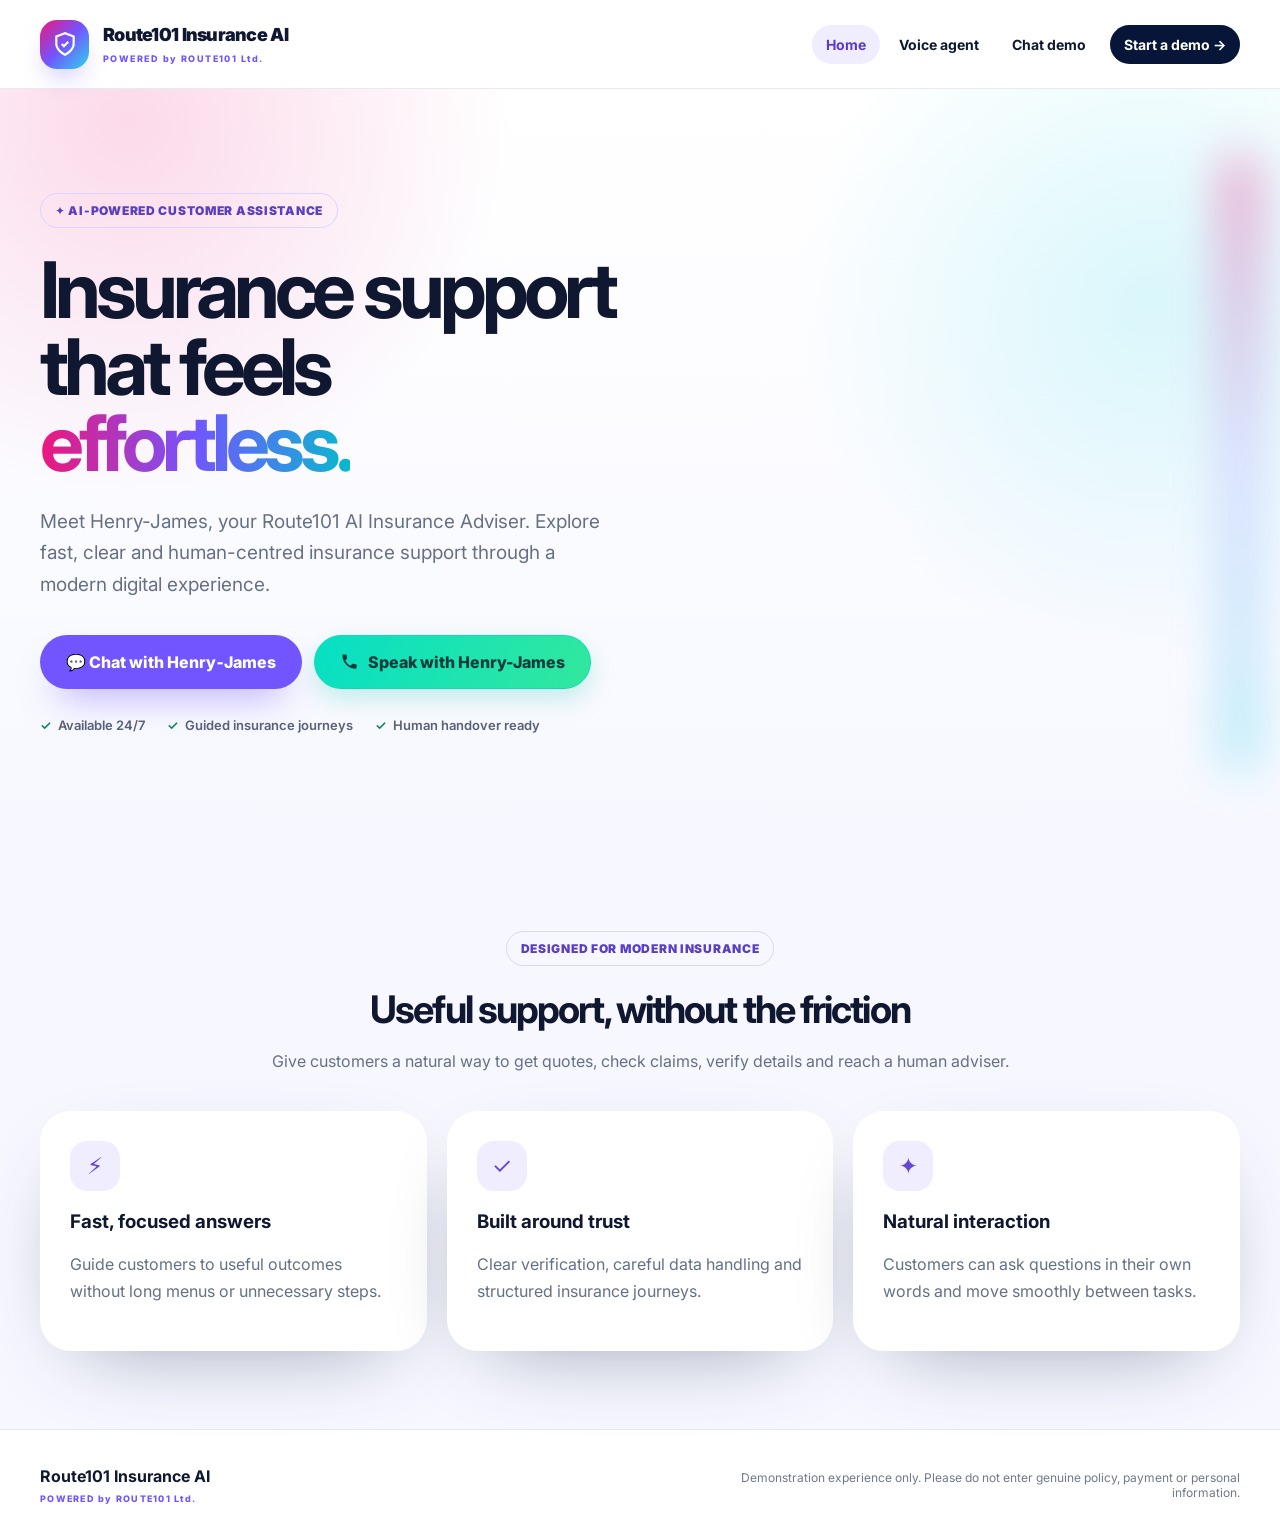
<file: index.html>
<!doctype html><html lang="en-GB"><head><meta charset="UTF-8"><meta name="viewport" content="width=device-width,initial-scale=1"><meta name="description" content="Explore Route101 Insurance AI with Henry-James."><meta name="theme-color" content="#071638"><title>Route101 Insurance AI | Meet Henry-James</title><link rel="stylesheet" href="styles.css"><style>
/* Home-page voice CTA only; retain the existing page and chat button. */
.hero-copy .actions .btn-voice-aqua{
 display:inline-flex;align-items:center;justify-content:center;gap:9px;
 flex-shrink:0;white-space:nowrap;
 background:linear-gradient(115deg,#06dfc5 0%,#32e89d 100%);
 color:#073b3c;border:1px solid #0ed9b8;
 box-shadow:0 10px 24px rgba(0,190,157,.22);
 transition:transform .18s ease,box-shadow .18s ease,filter .18s ease;
}
.hero-copy .actions .btn-voice-aqua svg{flex:0 0 19px;display:block}
.hero-copy .actions .btn-voice-aqua span{white-space:nowrap}
.hero-copy .actions .btn-voice-aqua:hover{
 transform:translateY(-2px);filter:brightness(1.04);
 box-shadow:0 14px 28px rgba(0,190,157,.30);
}
.hero-copy .actions .btn-voice-aqua:focus-visible{
 outline:3px solid #087c72;outline-offset:4px;
}
@media(prefers-reduced-motion:reduce){
 .hero-copy .actions .btn-voice-aqua{transition:none}
 .hero-copy .actions .btn-voice-aqua:hover{transform:none}
}
</style>
</head><body data-page="home"><header class="site-header"><div class="wrap nav"><a class="brand" href="index.html" aria-label="Route101 Insurance AI home"><span class="brand-mark"><svg viewBox="0 0 24 24" fill="none" stroke="currentColor" stroke-width="2"><path d="M12 22s8-4 8-10V5l-8-3-8 3v7c0 6 8 10 8 10z"/><path d="m9 12 2 2 4-4"/></svg></span><span class="brand-copy"><span class="brand-title">Route101 Insurance AI</span><span class="brand-subtitle">POWERED by ROUTE101 Ltd.</span></span></a><button class="menu" aria-label="Toggle navigation" aria-expanded="false">☰</button><nav class="nav-links"><a data-page="home" href="index.html">Home</a><a data-page="voice" href="voice.html">Voice agent</a><a data-page="chat" href="chat.html">Chat demo</a><a class="nav-cta" href="chat.html">Start a demo →</a></nav></div></header><main><section class="hero"><div class="wrap hero-grid"><div class="hero-copy"><span class="eyebrow">✦ AI-powered customer assistance</span><h1>Insurance support that feels <span class="gradient">effortless.</span></h1><p class="lead">Meet Henry‑James, your Route101 AI Insurance Adviser. Explore fast, clear and human-centred insurance support through a modern digital experience.</p><div class="actions"><a class="btn btn-primary" href="chat.html">💬 Chat with Henry‑James</a><a class="btn btn-voice-aqua" href="voice.html"><svg width="19" height="19" viewBox="0 0 24 24" fill="currentColor" aria-hidden="true" focusable="false"><path d="M6.62 10.79a15.05 15.05 0 0 0 6.59 6.59l2.2-2.2a1 1 0 0 1 1.02-.24c1.12.37 2.33.57 3.57.57a1 1 0 0 1 1 1V20a1 1 0 0 1-1 1C10.61 21 3 13.39 3 4a1 1 0 0 1 1-1h3.5a1 1 0 0 1 1 1c0 1.25.2 2.45.57 3.57a1 1 0 0 1-.25 1.02l-2.2 2.2Z"/></svg><span>Speak with Henry-James</span></a></div><div class="proof"><span>Available 24/7</span><span>Guided insurance journeys</span><span>Human handover ready</span></div></div><div class="portrait-wrap"><div class="portrait-glow"></div><article class="portrait-card"><img src="henry-james-avatar.png" alt="Henry-James digital insurance adviser avatar"><div class="wave" aria-hidden="true"><i></i><i></i><i></i><i></i><i></i><i></i><i></i></div><div class="agent-badge"><div><strong>Henry‑James</strong><small>AI Insurance Adviser</small></div><span class="online">Online</span></div></article></div></div></section><section class="feature-section"><div class="wrap"><div class="section-intro"><span class="section-label">Designed for modern insurance</span><h2>Useful support, without the friction</h2><p>Give customers a natural way to get quotes, check claims, verify details and reach a human adviser.</p></div><div class="features"><article class="feature"><span class="feature-icon">⚡</span><h3>Fast, focused answers</h3><p>Guide customers to useful outcomes without long menus or unnecessary steps.</p></article><article class="feature"><span class="feature-icon">✓</span><h3>Built around trust</h3><p>Clear verification, careful data handling and structured insurance journeys.</p></article><article class="feature"><span class="feature-icon">✦</span><h3>Natural interaction</h3><p>Customers can ask questions in their own words and move smoothly between tasks.</p></article></div></div></section></main><footer class="site-footer"><div class="wrap footer-inner"><div class="footer-brand"><strong>Route101 Insurance AI</strong><span>POWERED by ROUTE101 Ltd.</span></div><p>Demonstration experience only. Please do not enter genuine policy, payment or personal information.</p></div></footer><script src="app.js"></script></body></html>
</file>
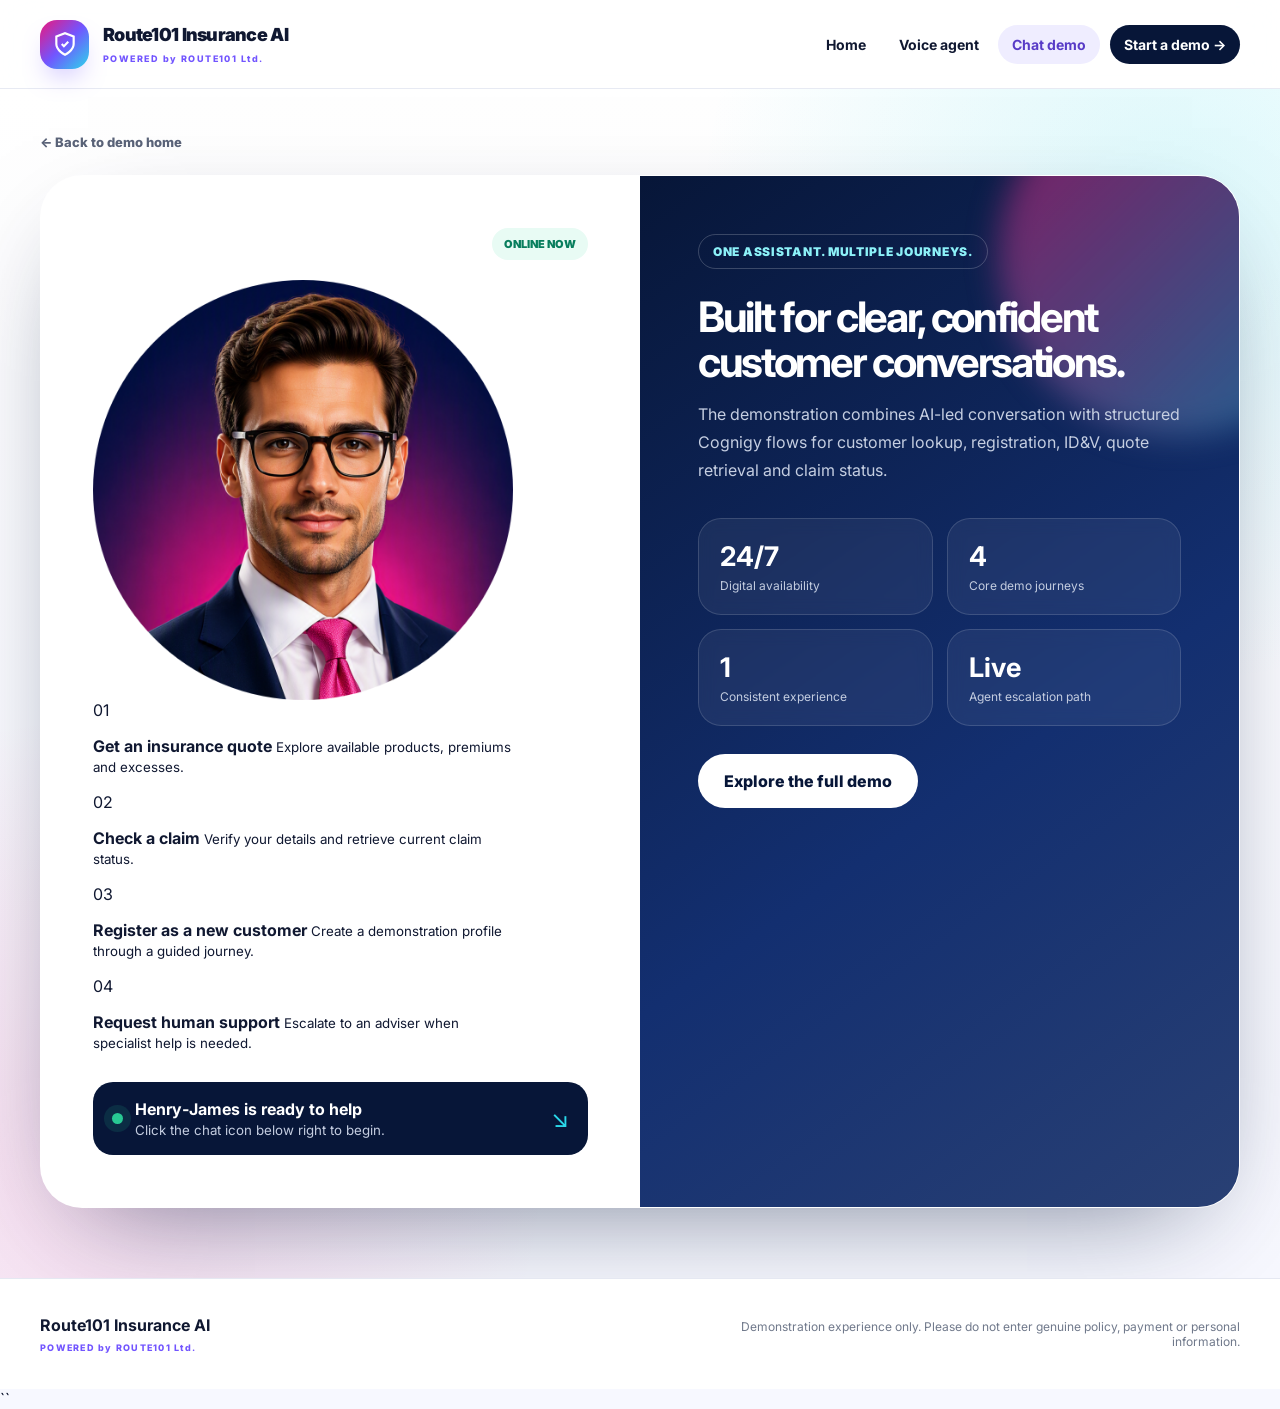
<file: chat.html>
<!doctype html><html lang="en-GB"><head><meta charset="UTF-8"><meta name="viewport" content="width=device-width,initial-scale=1"><meta name="description" content="Launch the Henry-James Route101 chat demonstration."><meta name="theme-color" content="#071638"><title>Chat with Henry-James | Route101 Insurance AI</title><link rel="stylesheet" href="styles.css"></head><body data-page="chat"><header class="site-header"><div class="wrap nav"><a class="brand" href="index.html" aria-label="Route101 Insurance AI home"><span class="brand-mark"><svg viewBox="0 0 24 24" fill="none" stroke="currentColor" stroke-width="2"><path d="M12 22s8-4 8-10V5l-8-3-8 3v7c0 6 8 10 8 10z"/><path d="m9 12 2 2 4-4"/></svg></span><span class="brand-copy"><span class="brand-title">Route101 Insurance AI</span><span class="brand-subtitle">POWERED by ROUTE101 Ltd.</span></span></a><button class="menu" aria-label="Toggle navigation" aria-expanded="false">☰</button><nav class="nav-links"><a data-page="home" href="index.html">Home</a><a data-page="voice" href="voice.html">Voice agent</a><a data-page="chat" href="chat.html">Chat demo</a><a class="nav-cta" href="chat.html">Start a demo →</a></nav></div></header><main class="experience-page"><section class="experience-hero"><div class="wrap"><a class="back" href="index.html">← Back to demo home</a><div class="experience-shell">

<section class="agent-profile">

    <div class="profile-top">
        <span class="availability">Online now</span>
    </div>

    <div style="margin:20px 0 30px;max-width:420px;">
        <img
            src="henry-james-avatar.png"
            alt="Henry-James"
            style="
                width:100%;
                border-radius:32px;
                display:block;
                boxcorner to start a live
        Cognigy-powered conversation.
    </p>

    <div class="journey-list">

        <div>
            <span>01</span>
            <p>
                <strong>Get an insurance quote</strong>
                <small>
                    Explore available products, premiums and excesses.
                </small>
            </p>
        </div>

        <div>
            <span>02</span>
            <p>
                <strong>Check a claim</strong>
                <small>
                    Verify your details and retrieve current claim status.
                </small>
            </p>
        </div>

        <div>
            <span>03</span>
            <p>
                <strong>Register as a new customer</strong>
                <small>
                    Create a demonstration profile through a guided journey.
                </small>
            </p>
        </div>

        <div>
            <span>04</span>
            <p>
                <strong>Request human support</strong>
                <small>
                    Escalate to an adviser when specialist help is needed.
                </small>
            </p>
        </div>

    </div>

    <div class="chat-callout">

        <span class="pulse-dot"></span>

        <div>
            <strong>
                Henry‑James is ready to help
            </strong>
            <small>
                Click the chat icon below right to begin.
            </small>
        </div>

        <span class="arrow">↘</span>

    </div>

</section>

<aside class="impact-panel"><div class="impact-orb"></div><span class="section-label light">One assistant. Multiple journeys.</span><h2>Built for clear, confident customer conversations.</h2><p>The demonstration combines AI-led conversation with structured Cognigy flows for customer lookup, registration, ID&amp;V, quote retrieval and claim status.</p><div class="metric-grid"><div><strong>24/7</strong><span>Digital availability</span></div><div><strong>4</strong><span>Core demo journeys</span></div><div><strong>1</strong><span>Consistent experience</span></div><div><strong>Live</strong><span>Agent escalation path</span></div></div><a class="btn btn-light" href="index.html">Explore the full demo</a></aside></div></div></section></main><footer class="site-footer"><div class="wrap footer-inner"><div class="footer-brand"><strong>Route101 Insurance AI</strong><span>POWERED by ROUTE101 Ltd.</span></div><p>Demonstration experience only. Please do not enter genuine policy, payment or personal information.</p></div></footer><script src="app.js"></script><script src="https://github.com/Cognigy/Webchat/releases/latest/download/webchat.js"></script>

<script>
initWebchat(
    "https://endpoint-trial.cognigy.ai/d0ca45b45881d486b3a1cfdcb9ce147b7a7c8342eded597cd177cf70575986ec"
);

setTimeout(() => {

    const style = document.createElement("style");

    style.innerHTML = `

    [data-cognigy-webchat-root] img{
        width:80px !important;
        height:80px !important;
        object-fit:cover !important;
    }

    [data-cognigy-webchat-root] button{
        width:120px !important;
        height:120px !important;
    }

    `;

    document.head.appendChild(style);

},3000);
</script>
``
</body></html>
</file>
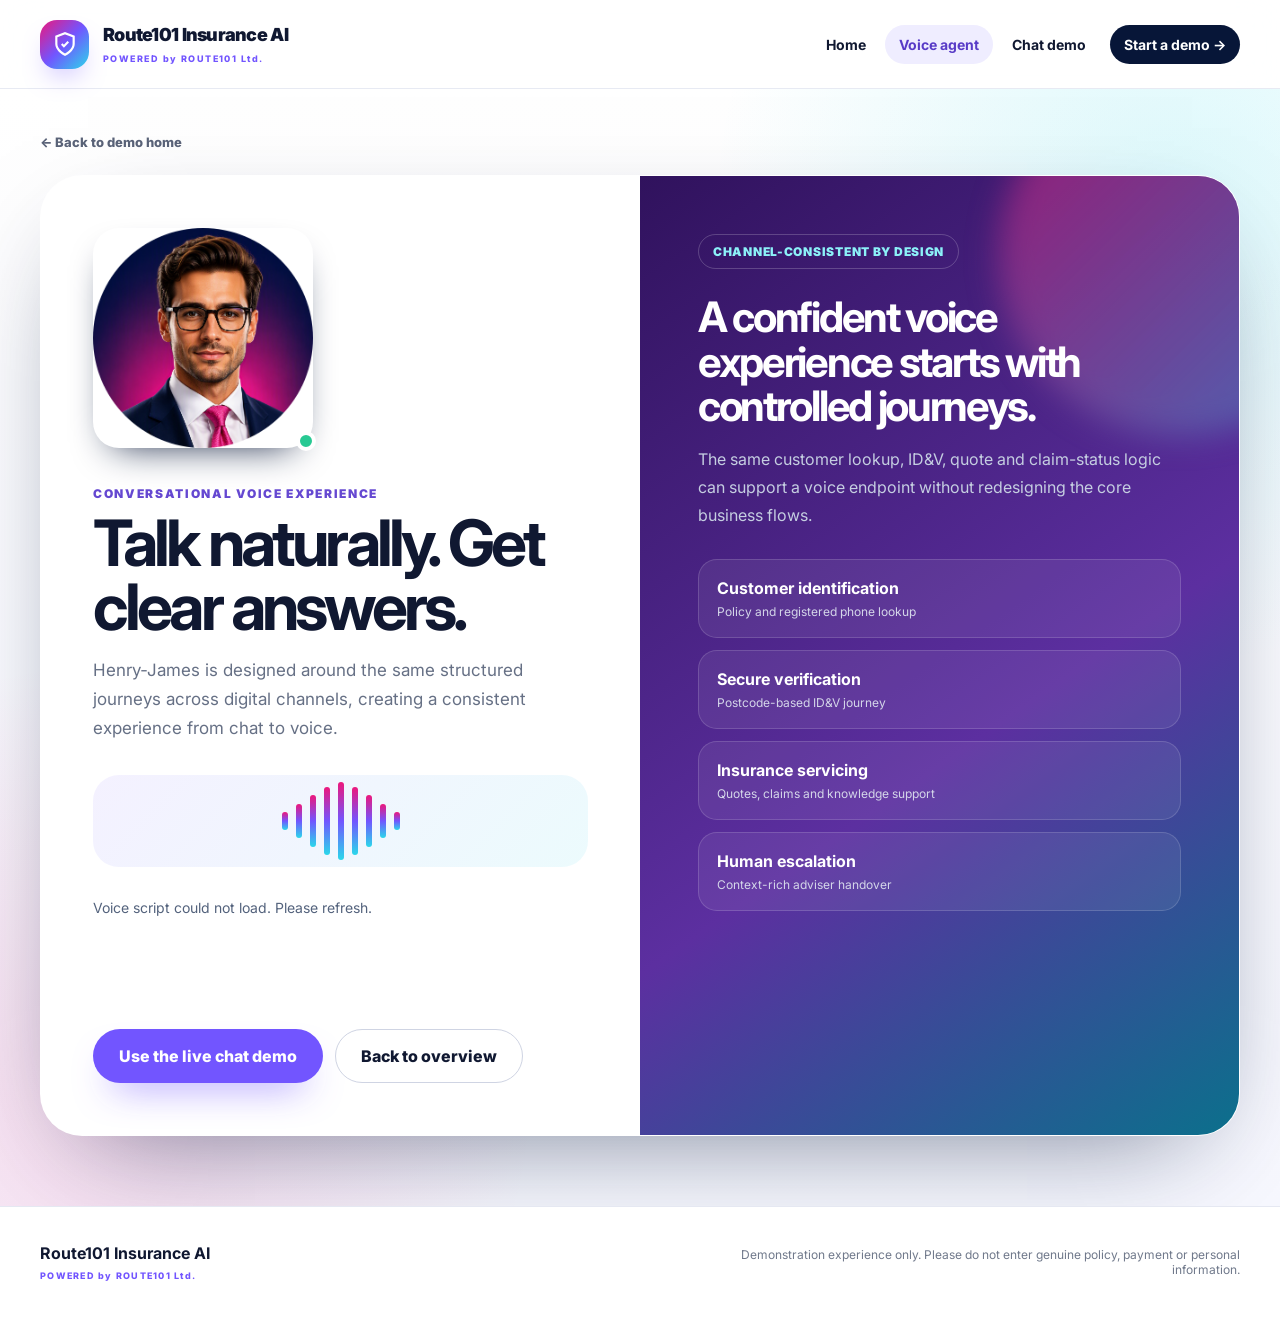
<file: voice.html>
<!doctype html><html lang="en-GB"><head><meta charset="UTF-8"><meta name="viewport" content="width=device-width,initial-scale=1"><meta name="description" content="Explore the Henry-James Route101 voice-agent experience."><meta name="theme-color" content="#071638"><title>Talk to Henry-James | Route101 Insurance AI</title><link rel="stylesheet" href="styles.css">
<style>
#voiceLaunchArea{margin:24px 0 20px;max-width:500px;min-height:96px}
#voiceLaunchArea .webrtc_widget_outer_wrapper{position:relative!important;inset:auto!important;width:100%!important;max-width:none!important;margin:0!important}
#voiceLaunchArea .r101-idle-row{display:grid!important;grid-template-columns:64px 48px minmax(0,1fr)!important;align-items:center!important;gap:16px!important;box-sizing:border-box!important;width:100%!important;min-height:96px!important;padding:14px 18px!important;border:1px solid #dfe8ed!important;border-radius:24px!important;background:linear-gradient(110deg,#fff,#f0fcfc)!important;box-shadow:0 12px 30px #07163812!important}
#voiceLaunchArea .r101-layout-path{display:contents!important}
#voiceLaunchArea .r101-avatar{grid-column:1!important;grid-row:1!important;position:relative!important;inset:auto!important;margin:0!important;width:64px!important;height:64px!important;min-width:64px!important;border-radius:50%!important;background:url('henry-james-avatar.png') center/cover no-repeat!important;box-shadow:0 0 0 3px #c5f4ee!important;overflow:hidden!important;font-size:0!important;color:transparent!important}
#voiceLaunchArea .r101-avatar>*{visibility:hidden!important}
#voiceLaunchArea .r101-phone{grid-column:2!important;grid-row:1!important;position:relative!important;inset:auto!important;margin:0!important;transform:none!important;width:48px!important;height:48px!important;min-width:48px!important;padding:0!important;border:3px solid white!important;border-radius:50%!important;background:linear-gradient(135deg,#00d4bf,#25e59c)!important;color:#063b40!important;box-shadow:0 5px 16px #00c5a83d!important;justify-self:center!important}
#voiceLaunchArea .r101-phone:hover{filter:brightness(1.06)}
#voiceLaunchArea .r101-name{grid-column:3!important;grid-row:1!important;position:relative!important;inset:auto!important;margin:0!important;padding:0!important;color:#101d3e!important;font-size:17px!important;font-weight:750!important;line-height:1.3!important;background:none!important;box-shadow:none!important;border:0!important;min-height:0!important}
#voiceLaunchArea .r101-idle-row .webrtc_widget_tagline{display:none!important}
.voice-load-note{font-size:14px;color:#53627c}
@media(max-width:420px){#voiceLaunchArea .r101-idle-row{grid-template-columns:52px 44px minmax(0,1fr)!important;gap:10px!important;padding:12px!important}#voiceLaunchArea .r101-avatar{width:52px!important;height:52px!important;min-width:52px!important}#voiceLaunchArea .r101-name{font-size:15px!important}}
</style>
<style>body[data-page="voice"] .availability.voice-badge{display:none!important}body[data-page="voice"] .profile-top{justify-content:flex-start!important;background:transparent!important}#voiceLaunchArea .webrtc_widget_powered_by{display:none!important}</style>
<style id="r101-active-call-controls">
/* Presentation only: retain the widget's original buttons and call handlers. */
#voiceLaunchArea .webrtc_widget_call_controls_container,
#voiceLaunchArea .webrtc_widget_call_actions{
 display:flex!important;flex-direction:row!important;align-items:center!important;
 justify-content:flex-start!important;gap:14px!important;flex-wrap:wrap!important;
 margin-top:16px!important;margin-bottom:12px!important;
}
#voiceLaunchArea .webrtc_widget_mute_button,
#voiceLaunchArea .webrtc_widget_end_call_button{
 display:inline-flex!important;align-items:center!important;justify-content:center!important;
 position:relative!important;inset:auto!important;
 width:56px!important;height:56px!important;min-width:56px!important;min-height:56px!important;
 flex:0 0 56px!important;box-sizing:border-box!important;
 padding:0!important;margin:0!important;border:2px solid #fff!important;
 border-radius:50%!important;cursor:pointer!important;
 transition:transform .18s ease,box-shadow .18s ease,filter .18s ease!important;
}
#voiceLaunchArea .webrtc_widget_mute_button{
 background:linear-gradient(135deg,#16e2cd,#20d6ed)!important;
 color:#073b49!important;box-shadow:0 7px 18px #09cdbb40!important;
}
#voiceLaunchArea .webrtc_widget_end_call_button{
 background:linear-gradient(135deg,#ff4f70,#e62545)!important;
 color:#fff!important;box-shadow:0 7px 18px #e6254540!important;
}
#voiceLaunchArea .webrtc_widget_mute_button svg,
#voiceLaunchArea .webrtc_widget_end_call_button svg{
 width:25px!important;height:25px!important;fill:currentColor!important;flex-shrink:0!important;
}
#voiceLaunchArea .webrtc_widget_mute_button:hover,
#voiceLaunchArea .webrtc_widget_end_call_button:hover{
 transform:translateY(-2px)!important;filter:brightness(1.07)!important;
}
#voiceLaunchArea .webrtc_widget_mute_button:focus-visible,
#voiceLaunchArea .webrtc_widget_end_call_button:focus-visible{
 outline:3px solid #704cff!important;outline-offset:4px!important;
}
#voiceLaunchArea .webrtc_widget_mute_button:disabled,
#voiceLaunchArea .webrtc_widget_end_call_button:disabled{
 opacity:.5!important;cursor:not-allowed!important;transform:none!important;
}
#voiceLaunchArea .webrtc_widget_call_duration{
 display:inline-block!important;margin-left:12px!important;
 padding:5px 10px!important;border-radius:20px!important;
 background:#f0edff!important;color:#503a98!important;
 font-size:14px!important;font-weight:650!important;font-variant-numeric:tabular-nums!important;
}
@media(prefers-reduced-motion:reduce){
 #voiceLaunchArea .webrtc_widget_mute_button,
 #voiceLaunchArea .webrtc_widget_end_call_button{transition:none!important}
 #voiceLaunchArea .webrtc_widget_mute_button:hover,
 #voiceLaunchArea .webrtc_widget_end_call_button:hover{transform:none!important}
}
</style>
</head><body data-page="voice"><header class="site-header"><div class="wrap nav"><a class="brand" href="index.html" aria-label="Route101 Insurance AI home"><span class="brand-mark"><svg viewBox="0 0 24 24" fill="none" stroke="currentColor" stroke-width="2"><path d="M12 22s8-4 8-10V5l-8-3-8 3v7c0 6 8 10 8 10z"/><path d="m9 12 2 2 4-4"/></svg></span><span class="brand-copy"><span class="brand-title">Route101 Insurance AI</span><span class="brand-subtitle">POWERED by ROUTE101 Ltd.</span></span></a><button class="menu" aria-label="Toggle navigation" aria-expanded="false">☰</button><nav class="nav-links"><a data-page="home" href="index.html">Home</a><a data-page="voice" href="voice.html">Voice agent</a><a data-page="chat" href="chat.html">Chat demo</a><a class="nav-cta" href="chat.html">Start a demo →</a></nav></div></header><main class="experience-page"><section class="experience-hero voice-theme"><div class="wrap"><a class="back" href="index.html">← Back to demo home</a><div class="experience-shell"><section class="agent-profile"><div class="profile-top"><div class="mini-person"><img src="henry-james-avatar.png" alt="Henry-James avatar"><span class="status"></span></div></div><div class="kicker">Conversational voice experience</div><h1>Talk naturally. Get clear answers.</h1><p>Henry‑James is designed around the same structured journeys across digital channels, creating a consistent experience from chat to voice.</p><div class="voice-visual" aria-hidden="true"><span></span><span></span><span></span><span></span><span></span><span></span><span></span><span></span><span></span></div><div id="voiceLaunchArea"><p id="voiceLoadNote" class="voice-load-note" role="status">Loading voice control...</p></div><div class="actions"><a class="btn btn-primary" href="chat.html">Use the live chat demo</a><a class="btn btn-secondary" href="index.html">Back to overview</a></div></section><aside class="impact-panel voice-panel"><div class="impact-orb"></div><span class="section-label light">Channel-consistent by design</span><h2>A confident voice experience starts with controlled journeys.</h2><p>The same customer lookup, ID&amp;V, quote and claim-status logic can support a voice endpoint without redesigning the core business flows.</p><div class="scenario-stack"><div><b>Customer identification</b><span>Policy and registered phone lookup</span></div><div><b>Secure verification</b><span>Postcode-based ID&amp;V journey</span></div><div><b>Insurance servicing</b><span>Quotes, claims and knowledge support</span></div><div><b>Human escalation</b><span>Context-rich adviser handover</span></div></div></aside></div></div></section></main><footer class="site-footer"><div class="wrap footer-inner"><div class="footer-brand"><strong>Route101 Insurance AI</strong><span>POWERED by ROUTE101 Ltd.</span></div><p>Demonstration experience only. Please do not enter genuine policy, payment or personal information.</p></div></footer><script src="app.js"></script>
<script src="https://github.com/Cognigy/click-to-call-widget/releases/latest/download/webRTCWidget.js"></script>
<script>
window.addEventListener('load',function(){
 const area=document.getElementById('voiceLaunchArea');
 const note=document.getElementById('voiceLoadNote');
 let scheduled=false;
 function layout(){
  const widget=document.querySelector('.webrtc_widget_outer_wrapper');
  if(!widget)return;
  if(!area.contains(widget))area.appendChild(widget);
  note.hidden=true;
  const phone=widget.querySelector('.webrtc_widget_content_call_button, .webrtc_widget_call_button');
  const name=widget.querySelector('.webrtc_widget_agent_name');
  const avatar=widget.querySelector('.webrtc_widget_avatar, .webrtc_widget_avatar_default');
  if(!phone||!name||!avatar)return;
  // Lay out the existing controls without replacing or cloning their event handlers.
  let root=avatar.parentElement;
  while(root&&(!root.contains(phone)||!root.contains(name)))root=root.parentElement;
  if(!root||root===area||!widget.contains(root))return;
  function add(el,cls){if(!el.classList.contains(cls))el.classList.add(cls);}
  add(root,'r101-idle-row');add(avatar,'r101-avatar');add(phone,'r101-phone');add(name,'r101-name');
  [avatar,phone,name].forEach(function(el){let parent=el.parentElement;while(parent&&parent!==root){add(parent,'r101-layout-path');parent=parent.parentElement;}});
 }
 const observer=new MutationObserver(function(){if(!scheduled){scheduled=true;requestAnimationFrame(function(){scheduled=false;layout();});}});
 observer.observe(document.body,{childList:true,subtree:true});
 if(typeof window.initWebRTCWidget!=='function'){note.textContent='Voice script could not load. Please refresh.';return;}
 try{
  Promise.resolve(window.initWebRTCWidget('https://endpoint-trial.cognigy.ai/f335f5191395b6067dc946f94f044b9d45d1b183bc4b63352115ec0895220072')).then(layout).catch(function(e){note.hidden=false;note.textContent='Voice control could not initialise. Please refresh.';console.error(e);});
 }catch(e){note.textContent='Voice control could not initialise.';console.error(e);}
 setTimeout(function(){if(!area.querySelector('.webrtc_widget_outer_wrapper'))note.textContent='Voice control has not appeared. Please check that Click To Call is enabled.';},15000);
});
</script>
</body></html>
</file>
<file: styles.css>
@import url('https://fonts.googleapis.com/css2?family=Inter:wght@400;500;600;700;800;900&display=swap');
:root{--navy:#071638;--navy2:#0d2458;--pink:#ed177b;--violet:#7255ff;--cyan:#2ad8ea;--paper:#f7f8ff;--ink:#101831;--muted:#667085;--green:#28c993;--line:#e5e8f2;--shadow:0 28px 90px -42px rgba(7,22,56,.48)}*{box-sizing:border-box}html{scroll-behavior:smooth}body{margin:0;background:var(--paper);color:var(--ink);font-family:Inter,system-ui,sans-serif}a{text-decoration:none;color:inherit}.wrap{width:min(1200px,calc(100% - 40px));margin:auto}.site-header{position:sticky;top:0;z-index:50;background:rgba(255,255,255,.9);border-bottom:1px solid rgba(229,232,242,.9);backdrop-filter:blur(18px)}.nav{min-height:88px;display:flex;align-items:center;justify-content:space-between;gap:22px}.brand{display:flex;align-items:center;gap:14px}.brand-mark{width:49px;height:49px;display:grid;place-items:center;border-radius:17px;color:#fff;background:linear-gradient(135deg,var(--pink),var(--violet),var(--cyan));box-shadow:0 14px 30px -15px var(--violet)}.brand-mark svg{width:26px}.brand-copy{display:flex;flex-direction:column}.brand-title{font-size:18px;font-weight:900;letter-spacing:-.04em}.brand-subtitle{margin-top:8px;font-size:9px;font-weight:800;letter-spacing:.16em;color:var(--violet)}.nav-links{display:flex;align-items:center;gap:5px}.nav-links a{padding:11px 14px;border-radius:999px;font-size:14px;font-weight:700}.nav-links a:hover,.nav-links a.active{background:#efedff;color:#583bc7}.nav-links .nav-cta{margin-left:5px;background:var(--navy);color:#fff}.menu{display:none;border:0;background:none;font-size:25px}.hero{padding:84px 0 100px;background:radial-gradient(circle at 10% 4%,rgba(237,23,123,.16),transparent 28%),radial-gradient(circle at 90% 28%,rgba(42,216,234,.17),transparent 28%),linear-gradient(180deg,#fff,var(--paper))}.hero-grid{display:grid;grid-template-columns:1.04fr .96fr;gap:72px;align-items:center}.eyebrow,.section-label{display:inline-flex;padding:9px 14px;border:1px solid #ddd4ff;border-radius:999px;color:#5b3fc2;font-size:12px;font-weight:900;letter-spacing:.06em;text-transform:uppercase}.hero h1{margin:24px 0;font-size:clamp(49px,6.1vw,78px);line-height:.98;letter-spacing:-.065em}.gradient{background:linear-gradient(90deg,var(--pink),var(--violet),#08b9ce);-webkit-background-clip:text;background-clip:text;color:transparent}.lead{max-width:620px;color:var(--muted);font-size:19px;line-height:1.67}.actions{display:flex;flex-wrap:wrap;gap:12px;margin-top:34px}.btn{display:inline-flex;align-items:center;justify-content:center;min-height:54px;padding:0 25px;border:1px solid transparent;border-radius:999px;font-weight:800;transition:.2s}.btn:hover{transform:translateY(-2px)}.btn-primary{background:var(--violet);color:#fff;box-shadow:0 19px 38px -19px rgba(114,85,255,.9)}.btn-secondary{border-color:#cfd4e3;background:#fff}.btn-light{margin-top:28px;background:#fff;color:var(--navy)}.proof{display:flex;flex-wrap:wrap;gap:22px;margin-top:28px;color:#566076;font-size:13px;font-weight:600}.proof span:before{content:'✓';margin-right:7px;color:#05865f}.portrait-wrap{position:relative;max-width:485px;margin-left:auto}.portrait-glow{position:absolute;inset:-18px;border-radius:44px;background:linear-gradient(145deg,rgba(237,23,123,.44),rgba(114,85,255,.2),rgba(42,216,234,.4));filter:blur(24px)}.portrait-card{position:relative;overflow:hidden;min-height:580px;border-radius:40px;background:var(--navy);box-shadow:var(--shadow)}.portrait-card img{position:absolute;width:100%;height:100%;object-fit:cover}.portrait-card:after{content:'';position:absolute;inset:0;background:linear-gradient(180deg,transparent 48%,rgba(3,9,30,.94))}.agent-badge{position:absolute;z-index:2;left:25px;right:25px;bottom:24px;display:flex;justify-content:space-between;padding:18px;border-radius:24px;background:rgba(7,22,56,.75);color:#fff}.agent-badge small{display:block;color:#c5cee3}.online{color:#a8f4db}.wave{position:absolute;z-index:2;left:26px;top:25px;display:flex;gap:4px;align-items:center;height:42px;padding:0 12px;border-radius:999px;background:rgba(7,22,56,.65)}.wave i{width:3px;height:22px;border-radius:8px;background:linear-gradient(var(--pink),var(--cyan));animation:wave 1.1s ease-in-out infinite}.wave i:nth-child(2n){height:32px;animation-delay:.15s}@keyframes wave{50%{transform:scaleY(.4)}}.feature-section{padding:78px 0}.section-intro{text-align:center;max-width:760px;margin:0 auto 36px}.section-intro h2{margin:20px 0 10px;font-size:38px;letter-spacing:-.05em}.section-intro p,.feature p{color:var(--muted);line-height:1.68}.features{display:grid;grid-template-columns:repeat(3,1fr);gap:20px}.feature{padding:30px;border-radius:31px;background:#fff;box-shadow:var(--shadow)}.feature-icon{display:grid;place-items:center;width:50px;height:50px;border-radius:17px;background:#efedff;color:#6548d1;font-size:23px}.site-footer{padding:28px 0;border-top:1px solid var(--line);background:#fff}.footer-inner{display:flex;justify-content:space-between;align-items:center;gap:24px}.footer-brand{display:flex;flex-direction:column}.footer-brand span{margin-top:7px;color:var(--violet);font-size:9px;font-weight:800;letter-spacing:.14em}.footer-inner p{max-width:520px;color:#70798b;font-size:12px;text-align:right}.experience-page{min-height:calc(100vh - 160px);background:radial-gradient(circle at 8% 90%,rgba(237,23,123,.13),transparent 28%),radial-gradient(circle at 92% 10%,rgba(42,216,234,.16),transparent 30%),linear-gradient(180deg,#fff,var(--paper))}.experience-hero{padding:42px 0 70px}.back{display:inline-block;margin-bottom:25px;color:#596277;font-size:13px;font-weight:800}.experience-shell{display:grid;grid-template-columns:1fr 1fr;overflow:hidden;min-height:650px;border:1px solid rgba(255,255,255,.9);border-radius:42px;background:#fff;box-shadow:0 38px 110px -48px rgba(7,22,56,.6)}.agent-profile{padding:52px}.profile-top{
display:flex;
justify-content:flex-end;
margin-bottom:20px;
}.mini-person{position:relative}.mini-person img{
    width:220px;
    height:220px; object-fit:cover;border-radius:26px;box-shadow:0 16px 38px -20px #071638}.status{position:absolute;right:-3px;bottom:1px;width:20px;height:20px;border:4px solid #fff;border-radius:50%;background:var(--green)}.availability{padding:9px 12px;border-radius:999px;background:#e8fbf4;color:#087e5d;font-size:11px;font-weight:900;text-transform:uppercase}.voice-badge{background:#efedff;color:#5b3fc2}.kicker{margin:34px 0 10px;color:#6548d1;font-size:12px;font-weight:900;letter-spacing:.14em;text-transform:uppercase}.agent-profile h1{max-width:560px;margin:0 0 15px;font-size:clamp(42px,5vw,64px);line-height:1;letter-spacing:-.06em}.agent-profile>p{max-width:620px;color:var(--muted);font-size:17px;line-height:1.7}.journey-list{display:grid;gap:10px;margin-top:28px}.journey-list>div{display:flex;align-items:center;gap:14px;padding:14px 16px;border:1px solid var(--line);border-radius:18px;background:#fbfbfe}.journey-list>div>span{display:grid;place-items:center;flex:0 0 38px;height:38px;border-radius:13px;background:#efedff;color:#5b3fc2;font-size:11px;font-weight:900}.journey-list p{display:flex;flex-direction:column;margin:0}.journey-list small{margin-top:4px;color:var(--muted);line-height:1.4}.chat-callout{display:flex;align-items:center;gap:12px;margin-top:24px;padding:17px 19px;border-radius:20px;background:var(--navy);color:#fff}.chat-callout div{display:flex;flex-direction:column}.chat-callout small{margin-top:3px;color:#c4cde0}.pulse-dot{width:11px;height:11px;border-radius:50%;background:var(--green);box-shadow:0 0 0 8px rgba(40,201,147,.13)}.chat-callout .arrow{margin-left:auto;color:var(--cyan);font-size:24px}.impact-panel{position:relative;overflow:hidden;padding:58px;background:linear-gradient(145deg,var(--navy),#132f70 58%,#294074);color:#fff}.impact-orb{position:absolute;right:-120px;top:-100px;width:360px;height:360px;border-radius:50%;background:linear-gradient(135deg,rgba(237,23,123,.55),rgba(42,216,234,.35));filter:blur(16px)}.impact-panel>*:not(.impact-orb){position:relative}.section-label.light{border-color:rgba(255,255,255,.2);color:#8cf1f8}.impact-panel h2{margin:26px 0 16px;font-size:42px;line-height:1.06;letter-spacing:-.055em}.impact-panel>p{color:#c5cee1;line-height:1.75}.metric-grid{display:grid;grid-template-columns:1fr 1fr;gap:14px;margin-top:34px}.metric-grid div{padding:21px;border:1px solid rgba(255,255,255,.14);border-radius:23px;background:rgba(255,255,255,.06);backdrop-filter:blur(8px)}.metric-grid strong{display:block;font-size:27px}.metric-grid span{display:block;margin-top:5px;color:#c4cde0;font-size:12px}.voice-panel{background:linear-gradient(145deg,#30125d,#5c2fa0 58%,#0b708c)}.voice-visual{height:92px;display:flex;align-items:center;justify-content:center;gap:8px;margin:32px 0;border-radius:26px;background:linear-gradient(135deg,#f4f1ff,#ecfbfd)}.voice-visual span{width:6px;border-radius:99px;background:linear-gradient(var(--pink),var(--violet),var(--cyan));animation:voice 1.2s ease-in-out infinite}.voice-visual span:nth-child(1),.voice-visual span:nth-child(9){height:18px}.voice-visual span:nth-child(2),.voice-visual span:nth-child(8){height:34px;animation-delay:.1s}.voice-visual span:nth-child(3),.voice-visual span:nth-child(7){height:52px;animation-delay:.2s}.voice-visual span:nth-child(4),.voice-visual span:nth-child(6){height:68px;animation-delay:.3s}.voice-visual span:nth-child(5){height:78px;animation-delay:.4s}@keyframes voice{50%{transform:scaleY(.35)}}.scenario-stack{display:grid;gap:12px;margin-top:30px}.scenario-stack div{display:flex;flex-direction:column;padding:18px;border:1px solid rgba(255,255,255,.15);border-radius:19px;background:rgba(255,255,255,.07)}.scenario-stack span{margin-top:6px;color:#d4d6e9;font-size:12px}.cognigy-webchat{z-index:1000!important}@media(max-width:900px){.nav-links{display:none}.menu{display:block}.nav-links.open{position:absolute;top:88px;left:0;right:0;display:flex;flex-direction:column;padding:15px;background:#fff}.hero-grid,.features,.experience-shell{grid-template-columns:1fr}.portrait-wrap{width:100%;margin:auto}.impact-panel{min-height:560px}.footer-inner{align-items:flex-start;flex-direction:column}.footer-inner p{text-align:left}}@media(max-width:590px){.wrap{width:calc(100% - 28px)}.hero{padding:56px 0}.hero h1{font-size:46px}.actions{flex-direction:column}.btn{width:100%}.portrait-card{min-height:520px}.agent-profile,.impact-panel{padding:30px 24px}.experience-shell{border-radius:28px}.agent-profile h1,.impact-panel h2{font-size:38px}.metric-grid{grid-template-columns:1fr 1fr}.brand-title{font-size:15px}.brand-subtitle{font-size:8px}}
.hero-chat-avatar{
    position:relative;
    margin:30px 0 35px;
}

.hero-chat-avatar img{
    width:220px;
    height:220px;
    object-fit:cover;
    border-radius:32px;
    box-shadow:
        0 30px 70px rgba(7,22,56,.25);
}

.hero-chat-avatar .status{
    width:26px;
    height:26px;
    right:8px;
    bottom:8px;
}

.premium-chat-launch{
    align-items:center;
    gap:20px;
    padding:24px;
    border-radius:24px;
    background:linear-gradient(
        135deg,
        #071638,
        #173d87
    );
    color:#fff;
    margin-top:28px;
}

.launch-avatar{
    width:95px;
    height:95px;
    object-fit:cover;
    border-radius:24px;
    border:3px solid rgba(255,255,255,.1);
}

.launch-copy{
    display:flex;
    flex-direction:column;
}

.live-badge{
    display:inline-block;
    width:fit-content;
    margin-bottom:10px;
    padding:6px 12px;
    border-radius:999px;
    background:#28c993;
    color:#071638;
    font-size:11px;
    font-weight:900;
    letter-spacing:.08em;
}

.launch-copy strong{
    font-size:28px;
    margin-bottom:6px;
}

.launch-copy small{
    color:#d4def3;
    font-size:14px;
}

.launch-direction{
    margin-top:12px;
    color:#8cf1f8;
    font-size:15px;
    font-weight:700;
    animation:chatHint 2s infinite;
}

@keyframes chatHint{
    50%{
        transform:translateX(8px);
    }
}

@media(max-width:590px){

    .hero-chat-avatar img{
        width:170px;
        height:170px;
    }

    .premium-chat-launch{
        flex-direction:column;
        text-align:center;
    }

    .launch-copy strong{
        font-size:22px;
    }
}
</file>
